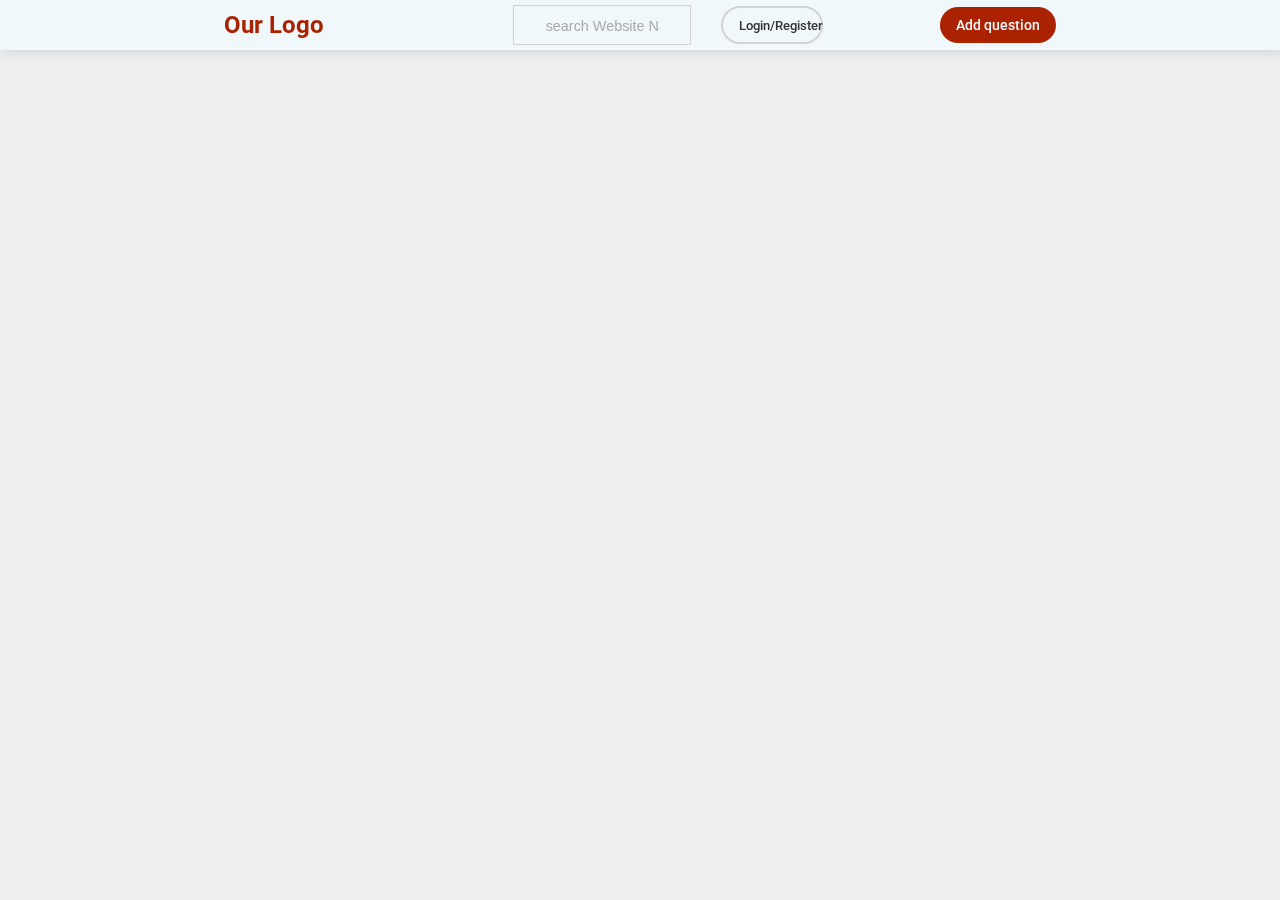
<file: index.html>
<!DOCTYPE html>
<html lang="en">
  <head>
    <meta charset="UTF-8" />
    <meta http-equiv="X-UA-Compatible" content="IE=edge" />
    <meta name="viewport" content="width=device-width, initial-scale=1.0" />
    <title>Project IP</title>
    <link
      rel="stylesheet"
      href="https://unicons.iconscout.com/release/v4.0.0/css/line.css"
    />

    <link rel="stylesheet" href="./style.css" />
  </head>
  <body>
    <nav>
      <div class="container">
        <h2 class="logo">Our Logo</h2>
        <div class="menu-bar">
          <i class="uil uil-home home-page"></i>

          <i class="uil uil-pen blog-page"></i>

          <i class="uil uil-book-open about-page"></i>
        </div>
        <div class="search-bar">
          <i class="uil uil-search"></i>
          <input type="search" placeholder="search Website Name" />
        </div>
        <div class="login-registration">
          <label class="btn btn-secondary" for="login-registration"
            >Login/Register</label
          >
        </div>
        <div class="profile-picture">
          <i class="uil uil-user profile-page"></i>
        </div>
        <div class="language">
          <i class="uil uil-globe"></i>
        </div>
        <div class="add-question">
          <label class="btn btn-primary" for="add-question">Add question</label>
        </div>
      </div>
    </nav>
  </body>
</html>
</file>
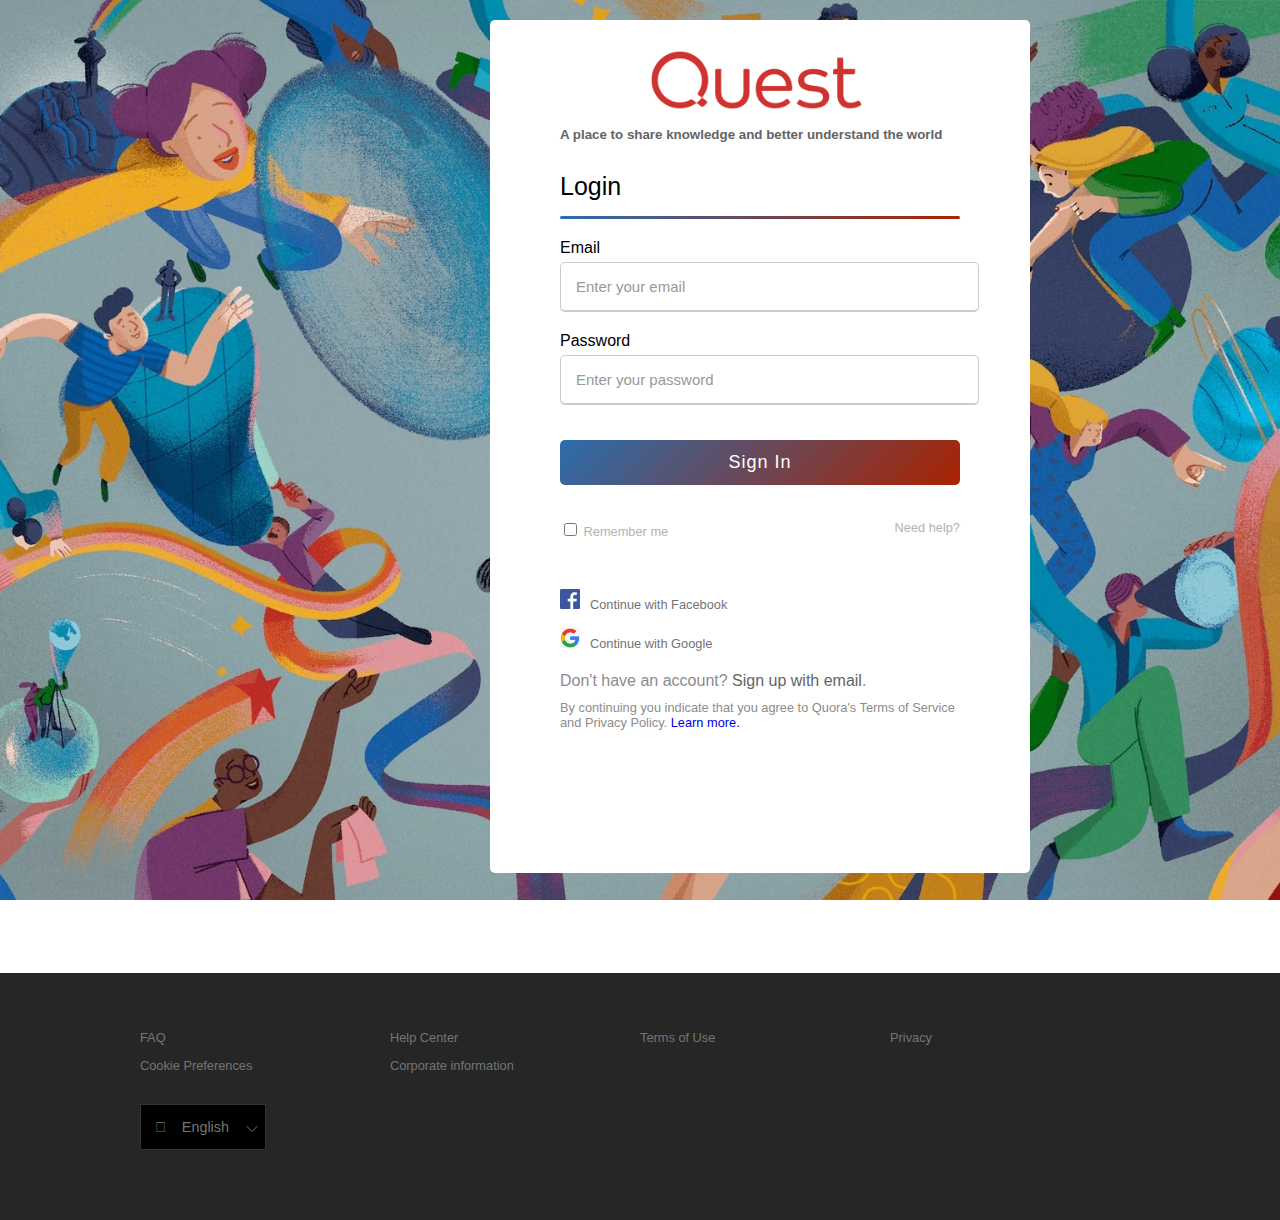
<file: Login.html>
<!DOCTYPE html>
<html lang="en">
<head>
    <meta charset="UTF-8">
    <meta http-equiv="X-UA-Compatible" content="IE=edge">
    <meta name="viewport" content="width=device-width, initial-scale=1.0">
    <link rel="stylesheet" href="https://cdnjs.cloudflare.com/ajax/libs/font-awesome/5.15.3/css/all.min.css" integrity="sha512-iBBXm8fW90+nuLcSKlbmrPcLa0OT92xO1BIsZ+ywDWZCvqsWgccV3gFoRBv0z+8dLJgyAHIhR35VZc2oM/gI1w==" crossorigin="anonymous" />
    <link rel="stylesheet" href="login.css">
    <link rel="icon" href="img/1200px-Quora_icon.svg.png">
    <title>Quest</title>
    
</head>
<body>
    <div class="upper">
            <form class="login">
                <div class="login-div">
                    <div class="logo">
                        <a href="#">
                            <img src="img/QuestEdited.jpg" class="img-logo"/>
                        </a>
                    </div>
                <p>A place to share knowledge and better understand the world</p>
                <h1>Login</h1>
                <hr>
                <div class="input-text">
                    <span class="details">Email</span>
                    <input type="text" id="inputLoginEmail" name="email" placeholder="Enter your email" required onfocus="inputOnFocus(this)"/>
                </div>
                
                <div class="input-text">
                    <span class="details">Password</span>
                    <input type="password" id="inputLoginPassword" name="password" placeholder="Enter your password" required onfocus="inputOnFocus(this)"/>
                </div>
                <div class="warning-input" id="warningSignIn">
                    Incorrect email or password.
                </div>
                <div class="button">
                    <input id="signUpButton" type="button" value="Sign In" onclick="signIn()">
                </div>
                <div class="remember-flex">
                    <div>
                        <input type="checkbox">
                        <label class="color_text">Remember me</label>
                    </div>
                    <div class="help">
                        <a class="color_text" href="#">Need help?</a>
                    </div>
                </div>
                <div class="login-face">
                    <img src="img/fb-icon.png" height="20"/><a href="#" class="color_link log_face">Continue with Facebook</a>
                </div>
                <div class="login-google">
                    <img src="img/Logo-google-icon-PNG.png" height="20"/><a href="#" class="color_link log_google">Continue with Google</a>
                </div>
                <div class="new-members">
                    Don't have an account? <a href="Register.html" class="signup-link">Sign up with email</a>.
                </div>
                <div class="protection color_link help">
                    By continuing you indicate that you agree to Quora's Terms of Service and Privacy Policy. <a href="#">Learn more.</a>
                </div>
            </form>
        </div>
    </div>
    <div class="bottom">
        <div class="bottom-width">
            <div>
                <ul class="bottom-flex">
                    <li class="list-bottom">
                        <a href="#" class="link-bottom">
                            FAQ
                        </a>
                    </li>
                    <li class="list-bottom">
                        <a href="#" class="link-bottom">
                            Help Center
                        </a>
                    </li>
                    <li class="list-bottom">
                        <a href="#" class="link-bottom">
                            Terms of Use
                        </a>
                    </li>
                    <li class="list-bottom">
                        <a href="#" class="link-bottom">
                            Privacy
                        </a>
                    </li>
                    <li class="list-bottom">
                        <a href="#" class="link-bottom">
                            Cookie Preferences
                        </a>
                    </li>
                    <li class="list-bottom">
                        <a href="#" class="link-bottom">
                            Corporate information
                        </a>
                    </li>
                </ul>
            </div>
            <div>
                <select class="fa select-language">
                    <option> &#xf0ac; &nbsp;&nbsp;&nbsp;English</option>
                    <option> &#xf0ac; &nbsp;&nbsp;&nbsp;Fran&ccedil;ais</option>
                    <option> &#xf0ac; &nbsp;&nbsp;&nbsp;German</option>
                    <option> &#xf0ac; &nbsp;&nbsp;&nbsp;Russian</option>
                    <option> &#xf0ac; &nbsp;&nbsp;&nbsp;Arabic</option>
                    <option> &#xf0ac; &nbsp;&nbsp;&nbsp;Turkish</option>
                    <option> &#xf0ac; &nbsp;&nbsp;&nbsp;Italian</option>
                    <option> &#xf0ac; &nbsp;&nbsp;&nbsp;Spanish</option>
                    <option> &#xf0ac; &nbsp;&nbsp;&nbsp;Japanese</option>
                    <option> &#xf0ac; &nbsp;&nbsp;&nbsp;Chinese</option>
                    <option> &#xf0ac; &nbsp;&nbsp;&nbsp;Korean</option>
                    <option> &#xf0ac; &nbsp;&nbsp;&nbsp;Hindi</option>
                </select>
            </div>
        </div>
    </div>
    <script src="./Register_Login.js"></script>
    <script src="./Users.js"></script>
</body>
</html>
</file>
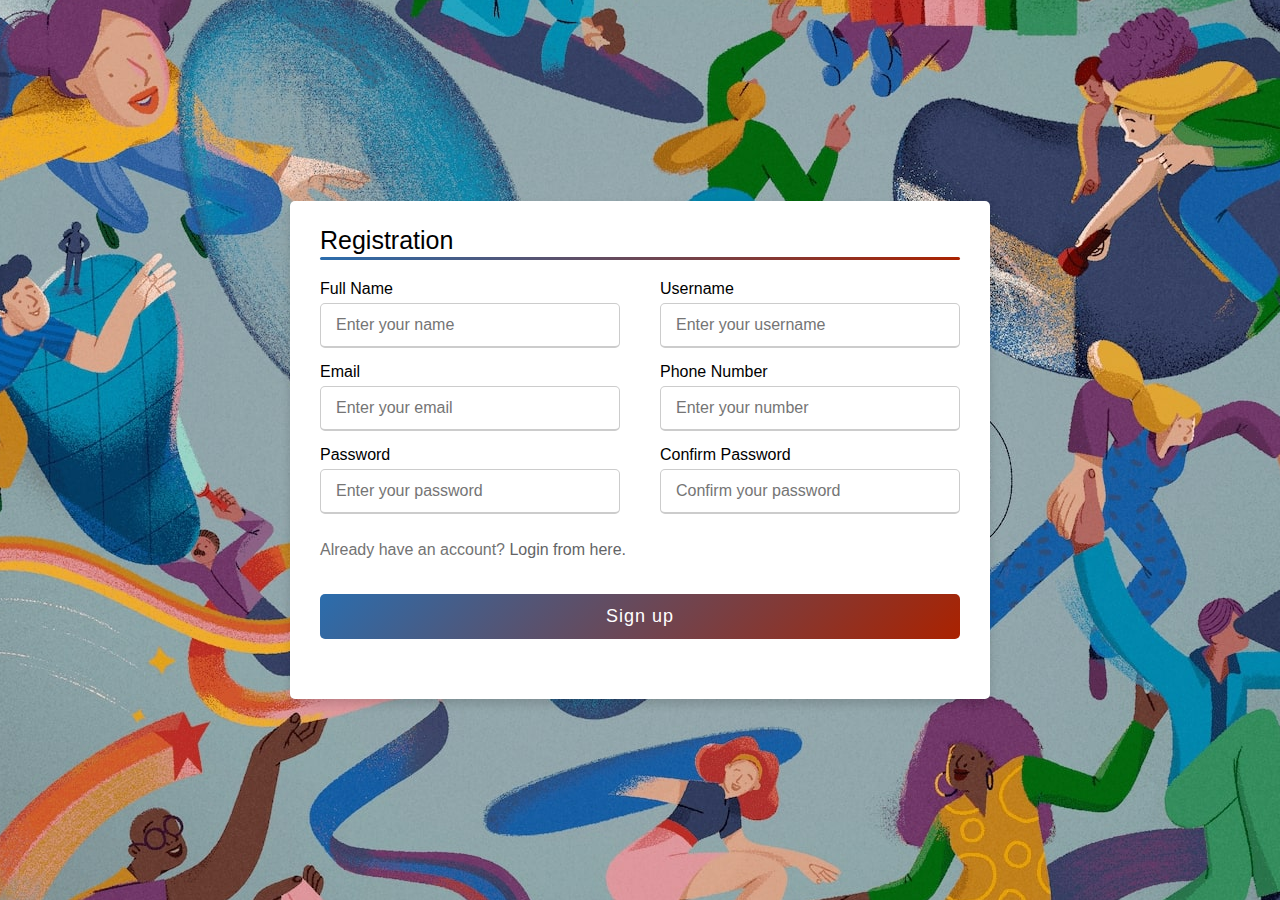
<file: Register.html>
<!DOCTYPE html>
<html lang="en" dir="ltr">
<head>
    <meta charset="UTF-8">
    <link rel="stylesheet" href="registeration.css">
    <link rel="icon" href="img/1200px-Quora_icon.svg.png">
    <title>Quest</title>
     <meta name="viewport" content="width=device-width, initial-scale=1.0">
</head>
<body>
  <div class="container">
    <div class="title">Registration</div>
    <hr>
    <div class="content">
      <form action="#">
        <div class="user-details">
          <div class="input-box">
            <span class="details">Full Name</span>
            <input id="name" type="text" placeholder="Enter your name" required>
          </div>
          <div class="input-box">
            <span class="details">Username</span>
            <input id="userName" type="text" onblur="validateUserName()" placeholder="Enter your username" required>
            <div class="warning-input" id="warningUserName">
              Sorry, that username is taken.
          </div>
          </div>
          <div class="input-box">
            <span class="details">Email</span>
            <input id="email" type="text" onblur="validateEmail()" placeholder="Enter your email" required>
            <div class="warning-input" id="warningEmail">
              Please enter a valid email and make sure it is not already in use
          </div>
          </div>
          <div class="input-box">
            <span class="details">Phone Number</span>
            <input id="number" type="text" onblur="validateNumber()" placeholder="Enter your number" required>
            <div class="warning-input" id="warningNumber">
              You have entered an invalid phone number.
          </div>
          </div>
          <div class="input-box">
            <span class="details">Password</span>
            <input id="password" type="password" onblur="validatePassword()" placeholder="Enter your password" required>
            <div class="warning-input" id="warningPassword">
              Your password must contain between 4 and 60 characters.
          </div>
          </div>
          <div class="input-box">
            <span class="details">Confirm Password</span>
            <input id="confirmPassword" type="password" onblur="validateConfirmPassword()" placeholder="Confirm your password" required>
            <div class="warning-input" id="warningConfirmPassword">
              The password confirmation does not match. 
          </div>
          </div>
        </div>
        <div class="new-members">
          Already have an account? <a href="Login.html" class="signup-link">Login from here.</a>
      </div>
        <div class="button">
          <input id="signUpButton" type="submit" value="Sign up" onclick="signUp()">
        </div>
      </form>
    </div>
  </div>
  <script src="./Register_Login.js"></script>
  <script src="./Users.js"></script>
</body>
</html>
</file>
<file: style.css>
@import url('https://fonts.googleapis.com/css2?family=Roboto:wght@300;400;500;700&display=swap');

:root {
    --color-dark: #333333;
    --color-white: #f1f8fb;
    --color-primary: #aa2200;
    --color-secondary: #2b6dad;
    --color-gray: #eeeeee;
    --border-radius: 2rem;
    --card-border-radius: 1rem;
    --btn-padding: 0.6rem 1rem;
    --search-padding: 0.6rem 1rem;
    --card-padding: 1rem;
}

*,
*::before,
*::after {
    margin: 0;
    padding: 0;
    outline: 0;
    box-sizing: border-box;
    text-decoration: none;
    list-style: none;
    border: none;


}

.logo {
    color: var(--color-primary);
}


body {
    background-color: var(--color-gray);
    font-family: 'Roboto', sans-serif;
    color: var(--color-dark);

    overflow-x: hidden;

}

.container {
    width: 65%;
    margin: 0 auto;


}

img {
    display: block;
    width: 100%;

}

.btn {
    display: inline-block;
    padding: var(--btn-padding);
    font-weight: 500;
    border-radius: var(--border-radius);
    cursor: pointer;
    transition: all 300ms ease;
    font-size: 0.9rem;


}

.btn:hover {
    filter: brightness(85%);
}


.btn-primary {
    background-color: #aa2200;
    color: #f1f8fb;
}

.btn-secondary {
    background-color: var(--color-white);
    color: #333333;
    border: 2px solid lightgray;
    width: 8vw;
    font-size: small;
    text-align: center;


}


.text-bold {
    font-weight: 500;
}

.text-muted {
    color: var(--color-gray);
}

nav {
    width: 100%;
    background: var(--color-white);
    padding: 0.7 rem;
    position: fixed;
    top: 0;
    z-index: 10;
    box-shadow: 2px 2px 10px lightgray;


}

nav .container {
    display: flex;
    align-items: center;
    justify-content: space-between;
    padding-top: 5px;
    padding-bottom: 5px;


}

nav .search-bar {
    background-color: var(--color-white);
    border: 0.3px solid lightgray;
    padding: var(--search-padding);
}

nav .search-bar input[type="search"] {
    background: transparent;
    width: 10vw;
    margin-left: 1rem;
    font-size: 00.9rem;
    color: var(--color-dark);

}

nav .search-bar input[type="search"]::placeholder {
    color: darkgray;
}

nav .add-question {
    display: flex;
    align-items: center;
    gap: 2rem;
}

i:active:not(.uil-search) {
    color: var(--color-primary);
    text-decoration: underline;
}

.menu-bar {
    width: 10vw;
    display: flex;
    justify-content: space-between;

}

.profile-picture {
    width: 1vw;
    display: flex;


}

.language {
    width: 1vw;
    display: flex;

}



.uil {
    transform: scale(1.5, 1.5);
}
</file>
<file: login.css>
body{
    margin: 0;
    padding: 0;
    background: url("img/Login_Background.jpg") no-repeat center center fixed; 
    -webkit-background-size: cover;
    -moz-background-size: cover;
    -o-background-size: cover;
    background-size: cover;
    font-family: 'Helvetica Neue',Helvetica,Arial,sans-serif;
}

.img-logo{
    height: 60px;
    margin-left: 90px;
}

.upper{
    padding-bottom: 100px;
    margin: auto;
    
}

.bottom{
    background-color: rgba(0, 0, 0, 0.85);
    color: #757575;
    
}

.bottom-width{
    max-width: 1000px;
    margin: 0 auto;
    padding: 30px;
}

.bottom-flex{
    display: flex;
    flex-wrap: wrap;
    padding: 15px 0 0 0;
    margin-block-start: 0;
    margin-block-end: 0;
}

.bottom-flex li{
    list-style: none;
}

.list-bottom{
    width: 25%;
    margin-top: 10px;
}

.link-bottom{
    text-decoration: none;
    color: #757575;
    font-size: 0.8rem;
}

.link-bottom:hover{
    text-decoration: underline;
    
}


.login{
    margin-top: 20px;
    margin-left: 490px;
    display: inline-block;
    width: 400px;
    background-color: white;
    border-radius: 5px;
    padding: 30px 70px 143px 70px;
}

.login p {
    color: #636466;
    font-weight: bold;
    font-size: smaller;
    margin-bottom: 30px;
}

.login h1{
    color: black;
    font-weight: 500;
    font-size: 25px;
    font-family: sans-serif;
    margin-bottom: 15px;
}

.login hr{
    border: none;
    border-radius: 5px;
    height: 3px;
    background: linear-gradient(135deg, #2b6dad, #aa2200);
    margin-top: 0px;
    margin-bottom: 20px;

}


.input-text{
    margin-bottom: 20px;
}

.input-text input{
    height: 45px;
    width: 100%;
    outline: none;
    font-size: 16px;
    border-radius: 5px;
    padding-left: 15px;
    border: 1px solid #ccc;
    border-bottom-width: 2px;
    transition: all 0.3s ease;
    margin-top: 5px;
}

.input-text input:focus{
    border-color: #2b6dad;
}

.input-text input::-webkit-input-placeholder {
    font-size: 15px;
    color: #999;
}

.input-text input::-moz-placeholder {
    font-size: 15px;
    color: #999;
    text-indent: 40px;
}

.signin-button{
    height: 40px;
    width: 100%;
    border-radius: 5px;
    border: none;
    color: #fff;
    font-size: 18px;
    font-weight: 500;
    font-family: sans-serif;
    letter-spacing: 1px;
    cursor: pointer;
    transition: all 0.3s ease;
    background: linear-gradient(135deg, #2b6dad, #aa2200);
}

.signin-button:hover{
    background: linear-gradient(-135deg, #2b6dad, #aa2200);
}

form .button{
    height: 45px;
    margin: 35px 0
  }
  form .button input{
    height: 100%;
    width: 100%;
    border-radius: 5px;
    border: none;
    color: #fff;
    font-size: 18px;
    font-weight: 500;
    letter-spacing: 1px;
    cursor: pointer;
    transition: all 0.3s ease;
    background: linear-gradient(135deg, #2b6dad, #aa2200);
  }
  form .button input:hover{
   background: linear-gradient(-135deg, #2b6dad, #aa2200);
   }


.remember-flex{
    display: flex;
    justify-content: space-between;
    margin-top: 10px;
    font-size: 0.8rem;
}

.color_text{
    color: #b3b3b3;
}

.color_link{
    color: #737373;
}

.signup-link{
    color: #636466;
    text-decoration: none;
}

.warning-input{
    display: none;
    color:red;
    margin-top: 0;
    font-size: 0.8rem;
    margin-top: 6px;
}

.signup-link:hover{
    text-decoration: underline;
}

.face_icon{
    color: #3b5998;
    margin-right: 6px;
    font-size: 20px;
}

.log_face{
    text-decoration: none;
    margin-left: 10px;
    font-size: 0.8rem;
}

.log_face:hover{
    text-decoration: underline;
}



.login-face{
    margin: 50px 0 15px 0;
    vertical-align: middle;
    color: #8c8c8c;
}

.log_google{
    text-decoration: none;
    margin-left: 10px;
    font-size: 0.8rem;
}

.log_google:hover{
    text-decoration: underline;
}

.login-google{
    margin: 0px 0 20px 0;
    vertical-align: middle;
    color: #8c8c8c;
}


.new-members{
    margin-bottom: 10px;
    color: #8c8c8c;
}

.help a{
    text-decoration: none;
}
.help a:hover{
    text-decoration: underline;
}

.protection{
    font-size: 0.8rem;
    color: #8c8c8c;
}

.protection a{
    text-decoration: none;
}

.protection a:hover{
    text-decoration: underline;
}



.select-language{
    -webkit-appearance: none;
    -moz-appearance: none;
    background: url("[data-uri]");
    background-size: 12px;
    background-position-x: calc(100% - 7px);
    background-position-y: calc(100% - 14px);
    background-repeat: no-repeat;
    background-color: #000;
    color:#757575;
    padding: 14px 20px 14px 14px;
    margin: 30px 0 40px 0;
    font-size: 0.9rem;
    min-height: 40px;
    border: 1px solid #333;
}

.select-language option{
    padding-left: 10px; 
}

@media screen and (max-width: 740px){
    body{
        background: black;
    }

    .img-logo {
        margin-left: 22px;
    }

    .login{
        padding: 0 10px 0 10px;
        width: 100%;
    }

    .login-div{
        width: 90%;
        margin: 0 auto;
    }

    .bottom {
        border-top: 1px solid #737373;
    }

    .upper{
        padding-bottom: 93px;
    }

    .list-bottom{
        width: 33%;
    }
}

@media screen and (max-width: 500px){
    .list-bottom{
        width: 50%;
    }
}
</file>
<file: registeration.css>
@import url('https://fonts.googleapis.com/css2?family=Poppins:wght@200;300;400;500;600;700&display=swap');
*{
  margin: 0;
  padding: 0;
  box-sizing: border-box;
  font-family: 'Helvetica Neue',Helvetica,Arial,sans-serif;
}
body{
  height: 100vh;
  display: flex;
  justify-content: center;
  align-items: center;
  padding: 10px;
  background: url("img/Login_Background.jpg") no-repeat center center fixed;
}

.warning-input{
  display: none;
  color:red;
  margin-top: 0;
  font-size: 0.8rem;
  margin-top: 6px;
}
.new-members{
  color: #737373;
}

.signup-link{
  color: #636466;
  text-decoration: none;
}
.signup-link:hover{
  text-decoration: underline;
}


/*
.img-logo{
    height: 60px;
    margin-left: 220px;
}

.container p{
    color: #636466;
    font-weight: bold;
    font-size: smaller;
    margin-bottom: 30px;
    margin-top: 20px;
    text-align: center;
}*/
.container{
  max-width: 700px;
  width: 100%;
  background-color: #fff;
  padding: 25px 30px;
  border-radius: 5px;
  box-shadow: 0 5px 10px rgba(0,0,0,0.15);
}
.container .title{
  font-size: 25px;
  font-weight: 500;
  position: relative;
}
/*.container .title::before{
  content: "";
  position: absolute;
  left: 0;
  bottom: 0;
  height: 3px;
  width: 100%;
  border-radius: 5px;
  background: linear-gradient(135deg, #2b6dad, #aa2200);
}*/
.container hr{
    border: none;
    border-radius: 5px;
    height: 3px;
    background: linear-gradient(135deg, #2b6dad, #aa2200);
    margin-top: 2px;

}
.content form .user-details{
  display: flex;
  flex-wrap: wrap;
  justify-content: space-between;
  margin: 20px 0 12px 0;
}
form .user-details .input-box{
  margin-bottom: 15px;
  width: calc(100% / 2 - 20px);
}
form .input-box span.details{
  display: block;
  font-weight: 500;
  margin-bottom: 5px;
}
.user-details .input-box input{
  height: 45px;
  width: 100%;
  outline: none;
  font-size: 16px;
  border-radius: 5px;
  padding-left: 15px;
  border: 1px solid #ccc;
  border-bottom-width: 2px;
  transition: all 0.3s ease;
}
.user-details .input-box input:focus,
.user-details .input-box input:valid{
  border-color: #2b6dad;
}
 form .gender-details .gender-title{
  font-size: 20px;
  font-weight: 500;
 }
 form .category{
   display: flex;
   width: 80%;
   margin: 14px 0 ;
   justify-content: space-between;
 }
 form .category label{
   display: flex;
   align-items: center;
   cursor: pointer;
 }
 form .category label .dot{
  height: 18px;
  width: 18px;
  border-radius: 50%;
  margin-right: 10px;
  background: #d9d9d9;
  border: 5px solid transparent;
  transition: all 0.3s ease;
}
 #dot-1:checked ~ .category label .one,
 #dot-2:checked ~ .category label .two,
 #dot-3:checked ~ .category label .three{
   background: #9b59b6;
   border-color: #d9d9d9;
 }
 form input[type="radio"]{
   display: none;
 }
 form .button{
   height: 45px;
   margin: 35px 0
 }
 form .button input{
   height: 100%;
   width: 100%;
   border-radius: 5px;
   border: none;
   color: #fff;
   font-size: 18px;
   font-weight: 500;
   letter-spacing: 1px;
   cursor: pointer;
   transition: all 0.3s ease;
   background: linear-gradient(135deg, #2b6dad, #aa2200);
 }
 form .button input:hover{
  background: linear-gradient(-135deg, #2b6dad, #aa2200);
  }

 @media(max-width: 584px){
 .container{
  max-width: 100%;
}
form .user-details .input-box{
    margin-bottom: 15px;
    width: 100%;
  }
  form .category{
    width: 100%;
  }
  .content form .user-details{
    max-height: 300px;
    overflow-y: scroll;
  }
  .user-details::-webkit-scrollbar{
    width: 5px;
  }
  }
  @media(max-width: 459px){
  .container .content .category{
    flex-direction: column;
  }
}
</file>
